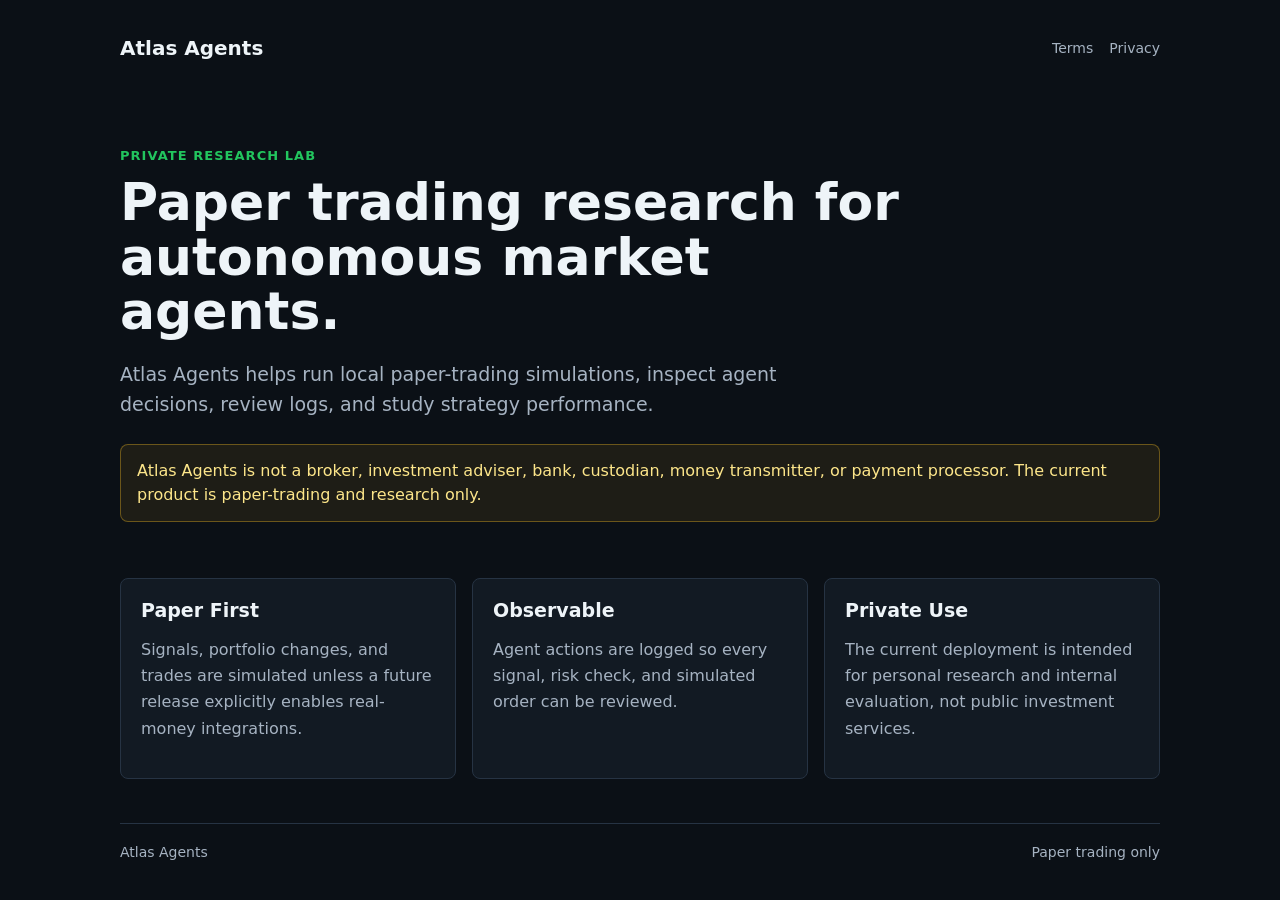
<file: index.html>
<!doctype html>
<html lang="en">
  <head>
    <meta charset="utf-8" />
    <meta name="viewport" content="width=device-width, initial-scale=1" />
    <title>Atlas Agents</title>
    <meta
      name="description"
      content="Atlas Agents is a private paper-trading research dashboard for agent-based market analysis and simulated portfolio operations."
    />
    <link rel="stylesheet" href="./styles.css" />
  </head>
  <body>
    <main class="shell">
      <nav class="topbar" aria-label="Primary">
        <a class="brand" href="./index.html">Atlas Agents</a>
        <div class="links">
          <a href="./terms.html">Terms</a>
          <a href="./privacy.html">Privacy</a>
        </div>
      </nav>

      <section class="hero">
        <p class="eyebrow">Private research lab</p>
        <h1>Paper trading research for autonomous market agents.</h1>
        <p class="lede">
          Atlas Agents helps run local paper-trading simulations, inspect agent decisions, review logs, and study strategy performance.
        </p>
        <div class="notice">
          Atlas Agents is not a broker, investment adviser, bank, custodian, money transmitter, or payment processor.
          The current product is paper-trading and research only.
        </div>
      </section>

      <section class="grid" aria-label="Product scope">
        <article>
          <h2>Paper First</h2>
          <p>Signals, portfolio changes, and trades are simulated unless a future release explicitly enables real-money integrations.</p>
        </article>
        <article>
          <h2>Observable</h2>
          <p>Agent actions are logged so every signal, risk check, and simulated order can be reviewed.</p>
        </article>
        <article>
          <h2>Private Use</h2>
          <p>The current deployment is intended for personal research and internal evaluation, not public investment services.</p>
        </article>
      </section>

      <footer>
        <span>Atlas Agents</span>
        <span>Paper trading only</span>
      </footer>
    </main>
  </body>
</html>
</file>
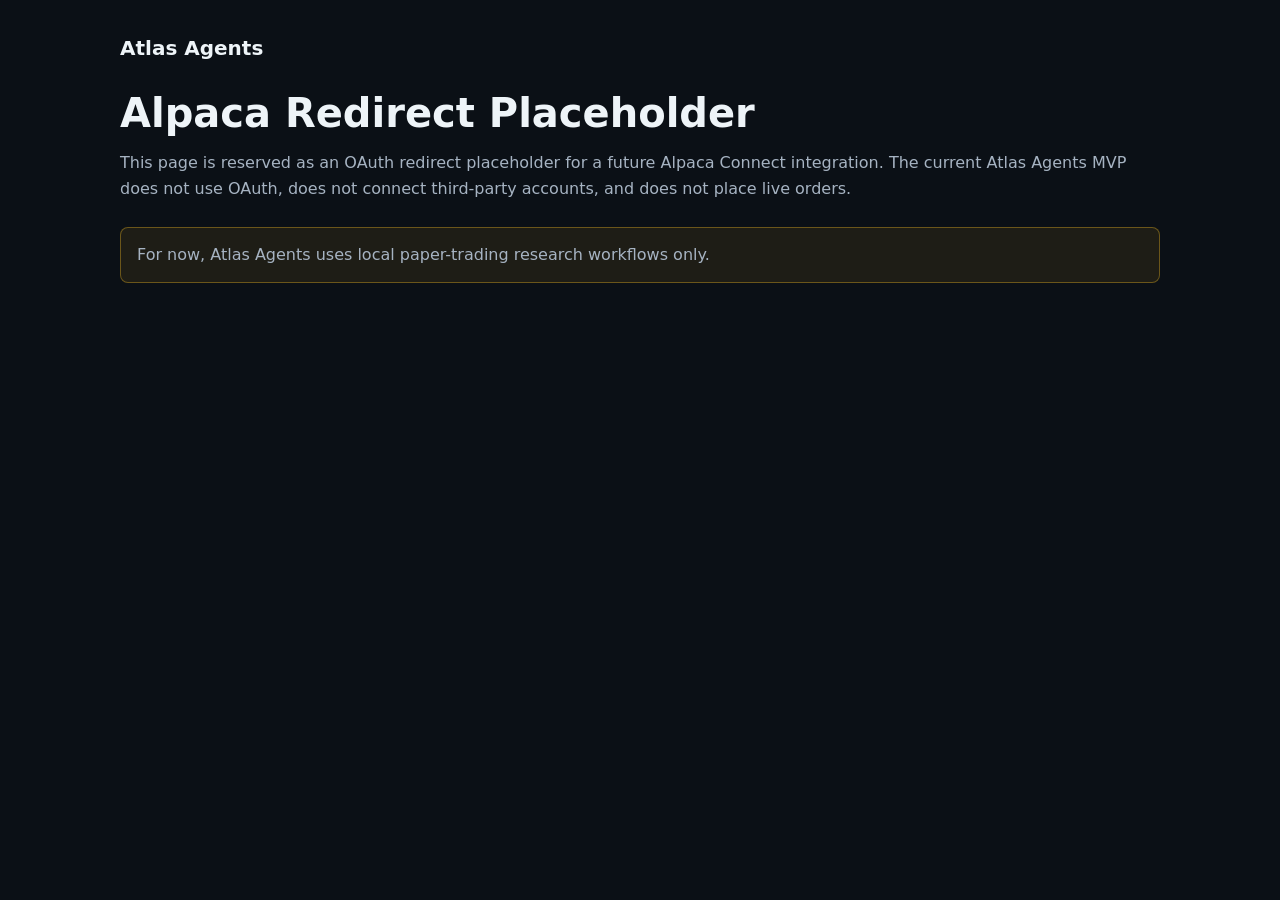
<file: alpaca-callback.html>
<!doctype html>
<html lang="en">
  <head>
    <meta charset="utf-8" />
    <meta name="viewport" content="width=device-width, initial-scale=1" />
    <title>Alpaca Redirect | Atlas Agents</title>
    <link rel="stylesheet" href="./styles.css" />
  </head>
  <body>
    <main class="shell legal">
      <nav class="topbar" aria-label="Primary">
        <a class="brand" href="./index.html">Atlas Agents</a>
      </nav>

      <h1>Alpaca Redirect Placeholder</h1>
      <p>
        This page is reserved as an OAuth redirect placeholder for a future Alpaca Connect integration.
        The current Atlas Agents MVP does not use OAuth, does not connect third-party accounts, and does not place live orders.
      </p>
      <p class="notice">For now, Atlas Agents uses local paper-trading research workflows only.</p>
    </main>
  </body>
</html>
</file>
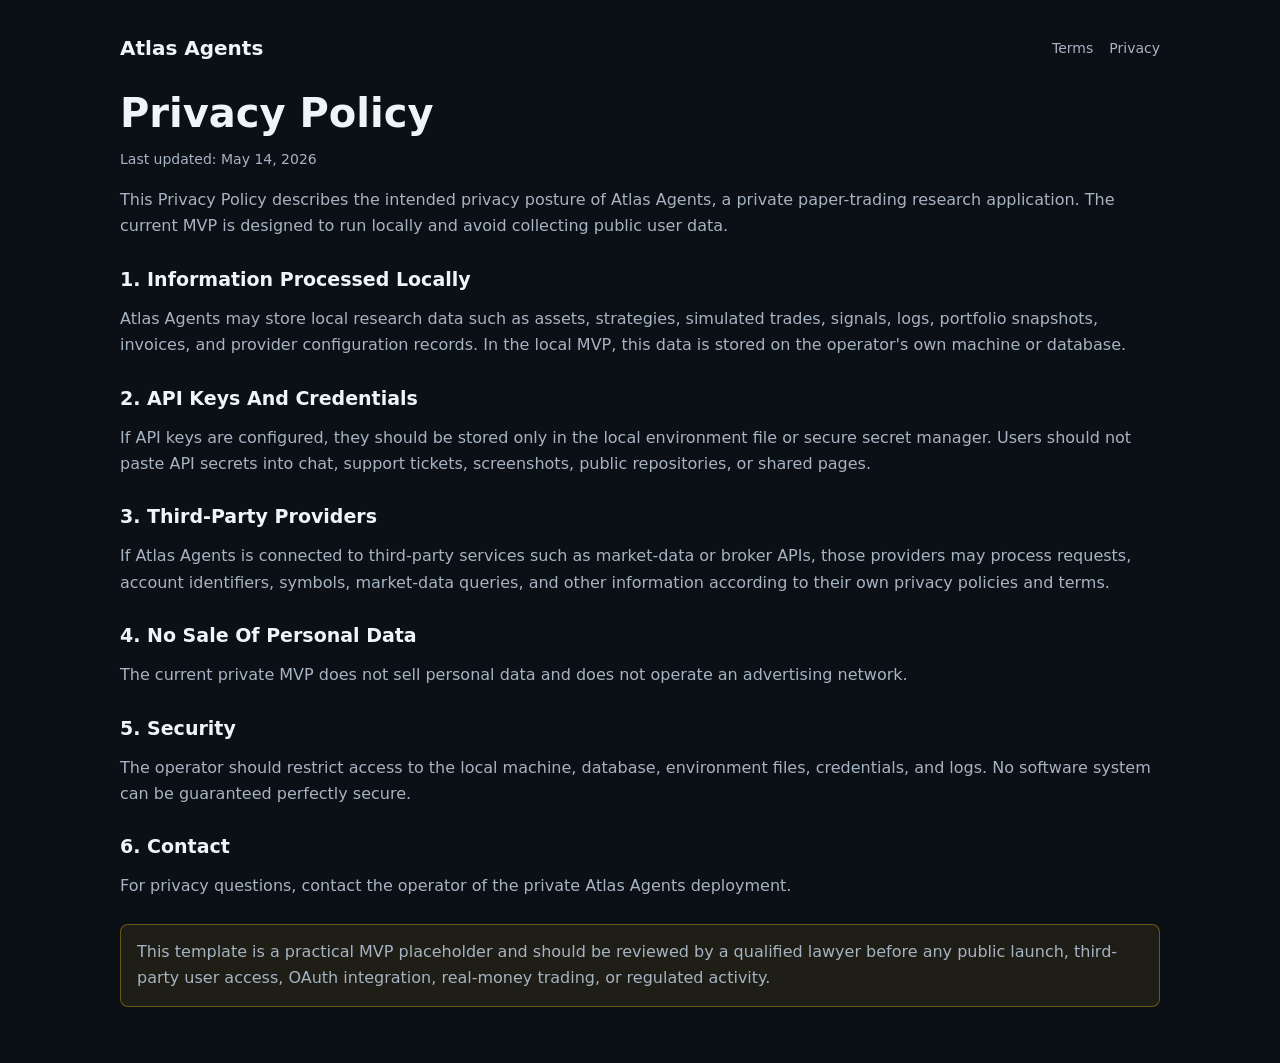
<file: privacy.html>
<!doctype html>
<html lang="en">
  <head>
    <meta charset="utf-8" />
    <meta name="viewport" content="width=device-width, initial-scale=1" />
    <title>Privacy Policy | Atlas Agents</title>
    <link rel="stylesheet" href="./styles.css" />
  </head>
  <body>
    <main class="shell legal">
      <nav class="topbar" aria-label="Primary">
        <a class="brand" href="./index.html">Atlas Agents</a>
        <div class="links">
          <a href="./terms.html">Terms</a>
          <a href="./privacy.html">Privacy</a>
        </div>
      </nav>

      <h1>Privacy Policy</h1>
      <p class="updated">Last updated: May 14, 2026</p>

      <p>
        This Privacy Policy describes the intended privacy posture of Atlas Agents, a private paper-trading research
        application. The current MVP is designed to run locally and avoid collecting public user data.
      </p>

      <h2>1. Information Processed Locally</h2>
      <p>
        Atlas Agents may store local research data such as assets, strategies, simulated trades, signals, logs,
        portfolio snapshots, invoices, and provider configuration records. In the local MVP, this data is stored on the
        operator's own machine or database.
      </p>

      <h2>2. API Keys And Credentials</h2>
      <p>
        If API keys are configured, they should be stored only in the local environment file or secure secret manager.
        Users should not paste API secrets into chat, support tickets, screenshots, public repositories, or shared pages.
      </p>

      <h2>3. Third-Party Providers</h2>
      <p>
        If Atlas Agents is connected to third-party services such as market-data or broker APIs, those providers may
        process requests, account identifiers, symbols, market-data queries, and other information according to their
        own privacy policies and terms.
      </p>

      <h2>4. No Sale Of Personal Data</h2>
      <p>
        The current private MVP does not sell personal data and does not operate an advertising network.
      </p>

      <h2>5. Security</h2>
      <p>
        The operator should restrict access to the local machine, database, environment files, credentials, and logs.
        No software system can be guaranteed perfectly secure.
      </p>

      <h2>6. Contact</h2>
      <p>
        For privacy questions, contact the operator of the private Atlas Agents deployment.
      </p>

      <p class="notice">
        This template is a practical MVP placeholder and should be reviewed by a qualified lawyer before any public
        launch, third-party user access, OAuth integration, real-money trading, or regulated activity.
      </p>
    </main>
  </body>
</html>
</file>
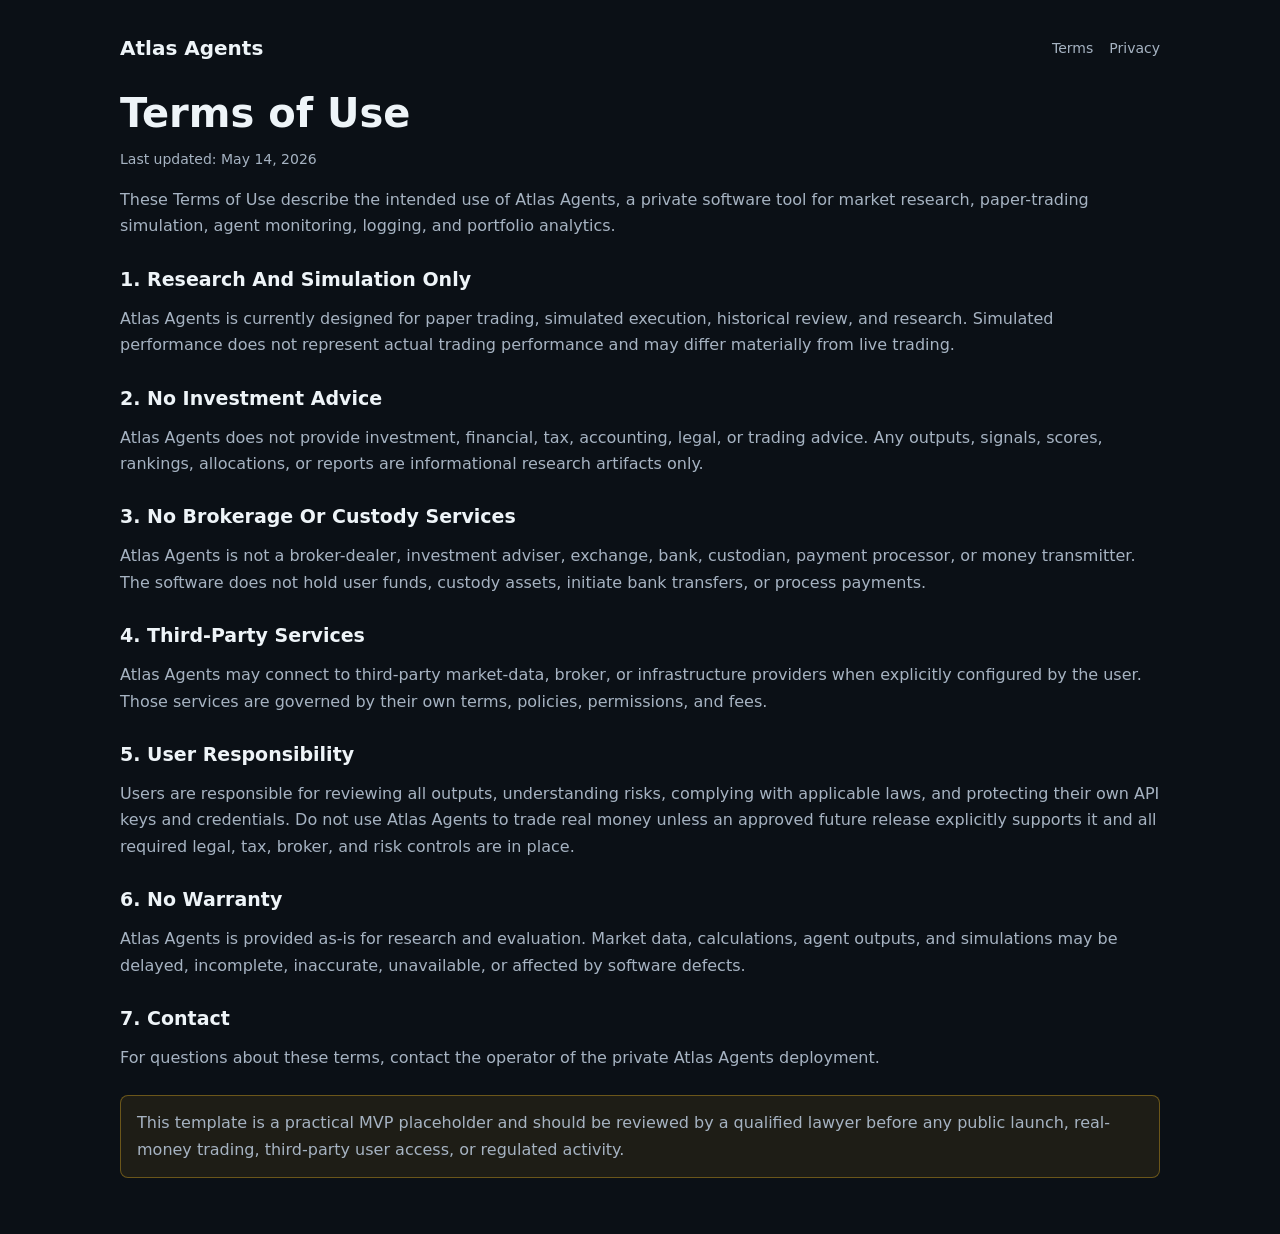
<file: terms.html>
<!doctype html>
<html lang="en">
  <head>
    <meta charset="utf-8" />
    <meta name="viewport" content="width=device-width, initial-scale=1" />
    <title>Terms of Use | Atlas Agents</title>
    <link rel="stylesheet" href="./styles.css" />
  </head>
  <body>
    <main class="shell legal">
      <nav class="topbar" aria-label="Primary">
        <a class="brand" href="./index.html">Atlas Agents</a>
        <div class="links">
          <a href="./terms.html">Terms</a>
          <a href="./privacy.html">Privacy</a>
        </div>
      </nav>

      <h1>Terms of Use</h1>
      <p class="updated">Last updated: May 14, 2026</p>

      <p>
        These Terms of Use describe the intended use of Atlas Agents, a private software tool for market research,
        paper-trading simulation, agent monitoring, logging, and portfolio analytics.
      </p>

      <h2>1. Research And Simulation Only</h2>
      <p>
        Atlas Agents is currently designed for paper trading, simulated execution, historical review, and research.
        Simulated performance does not represent actual trading performance and may differ materially from live trading.
      </p>

      <h2>2. No Investment Advice</h2>
      <p>
        Atlas Agents does not provide investment, financial, tax, accounting, legal, or trading advice. Any outputs,
        signals, scores, rankings, allocations, or reports are informational research artifacts only.
      </p>

      <h2>3. No Brokerage Or Custody Services</h2>
      <p>
        Atlas Agents is not a broker-dealer, investment adviser, exchange, bank, custodian, payment processor, or money
        transmitter. The software does not hold user funds, custody assets, initiate bank transfers, or process payments.
      </p>

      <h2>4. Third-Party Services</h2>
      <p>
        Atlas Agents may connect to third-party market-data, broker, or infrastructure providers when explicitly
        configured by the user. Those services are governed by their own terms, policies, permissions, and fees.
      </p>

      <h2>5. User Responsibility</h2>
      <p>
        Users are responsible for reviewing all outputs, understanding risks, complying with applicable laws, and
        protecting their own API keys and credentials. Do not use Atlas Agents to trade real money unless an approved
        future release explicitly supports it and all required legal, tax, broker, and risk controls are in place.
      </p>

      <h2>6. No Warranty</h2>
      <p>
        Atlas Agents is provided as-is for research and evaluation. Market data, calculations, agent outputs, and
        simulations may be delayed, incomplete, inaccurate, unavailable, or affected by software defects.
      </p>

      <h2>7. Contact</h2>
      <p>
        For questions about these terms, contact the operator of the private Atlas Agents deployment.
      </p>

      <p class="notice">
        This template is a practical MVP placeholder and should be reviewed by a qualified lawyer before any public
        launch, real-money trading, third-party user access, or regulated activity.
      </p>
    </main>
  </body>
</html>
</file>
<file: styles.css>
:root {
  color-scheme: dark;
  --bg: #0b1016;
  --panel: #121a23;
  --line: #263343;
  --text: #eef4f8;
  --muted: #a6b3c2;
  --accent: #60a5fa;
  --positive: #22c55e;
  --warn: #fbbf24;
}

* {
  box-sizing: border-box;
}

body {
  margin: 0;
  background: var(--bg);
  color: var(--text);
  font-family: Inter, ui-sans-serif, system-ui, -apple-system, BlinkMacSystemFont, "Segoe UI", sans-serif;
}

a {
  color: inherit;
}

.shell {
  width: min(1040px, calc(100% - 32px));
  margin: 0 auto;
  padding: 24px 0 40px;
}

.topbar {
  display: flex;
  align-items: center;
  justify-content: space-between;
  gap: 16px;
  padding: 12px 0 32px;
}

.brand {
  color: var(--text);
  font-weight: 700;
  font-size: 20px;
  text-decoration: none;
}

.links {
  display: flex;
  gap: 16px;
  color: var(--muted);
  font-size: 14px;
}

.links a {
  text-decoration: none;
}

.hero {
  padding: 56px 0;
}

.eyebrow {
  margin: 0 0 12px;
  color: var(--positive);
  font-size: 13px;
  font-weight: 700;
  letter-spacing: 0.08em;
  text-transform: uppercase;
}

h1 {
  max-width: 820px;
  margin: 0;
  font-size: 52px;
  line-height: 1.05;
  letter-spacing: 0;
}

.lede {
  max-width: 720px;
  margin: 20px 0 0;
  color: var(--muted);
  font-size: 19px;
  line-height: 1.6;
}

.notice {
  margin-top: 24px;
  border: 1px solid rgba(251, 191, 36, 0.35);
  background: rgba(251, 191, 36, 0.08);
  color: #fde68a;
  padding: 14px 16px;
  border-radius: 8px;
  line-height: 1.5;
}

.grid {
  display: grid;
  grid-template-columns: repeat(3, minmax(0, 1fr));
  gap: 16px;
}

article {
  min-height: 172px;
  border: 1px solid var(--line);
  background: var(--panel);
  border-radius: 8px;
  padding: 20px;
}

h2 {
  margin: 0 0 10px;
  font-size: 19px;
}

article p,
.legal p {
  color: var(--muted);
  line-height: 1.65;
}

.legal h1 {
  font-size: 40px;
}

.legal h2 {
  margin-top: 28px;
}

.updated {
  color: var(--muted);
  font-size: 14px;
}

footer {
  display: flex;
  justify-content: space-between;
  gap: 16px;
  margin-top: 44px;
  border-top: 1px solid var(--line);
  padding-top: 20px;
  color: var(--muted);
  font-size: 14px;
}

@media (max-width: 760px) {
  h1 {
    font-size: 38px;
  }

  .grid {
    grid-template-columns: 1fr;
  }

  .topbar,
  footer {
    align-items: flex-start;
    flex-direction: column;
  }
}
</file>
